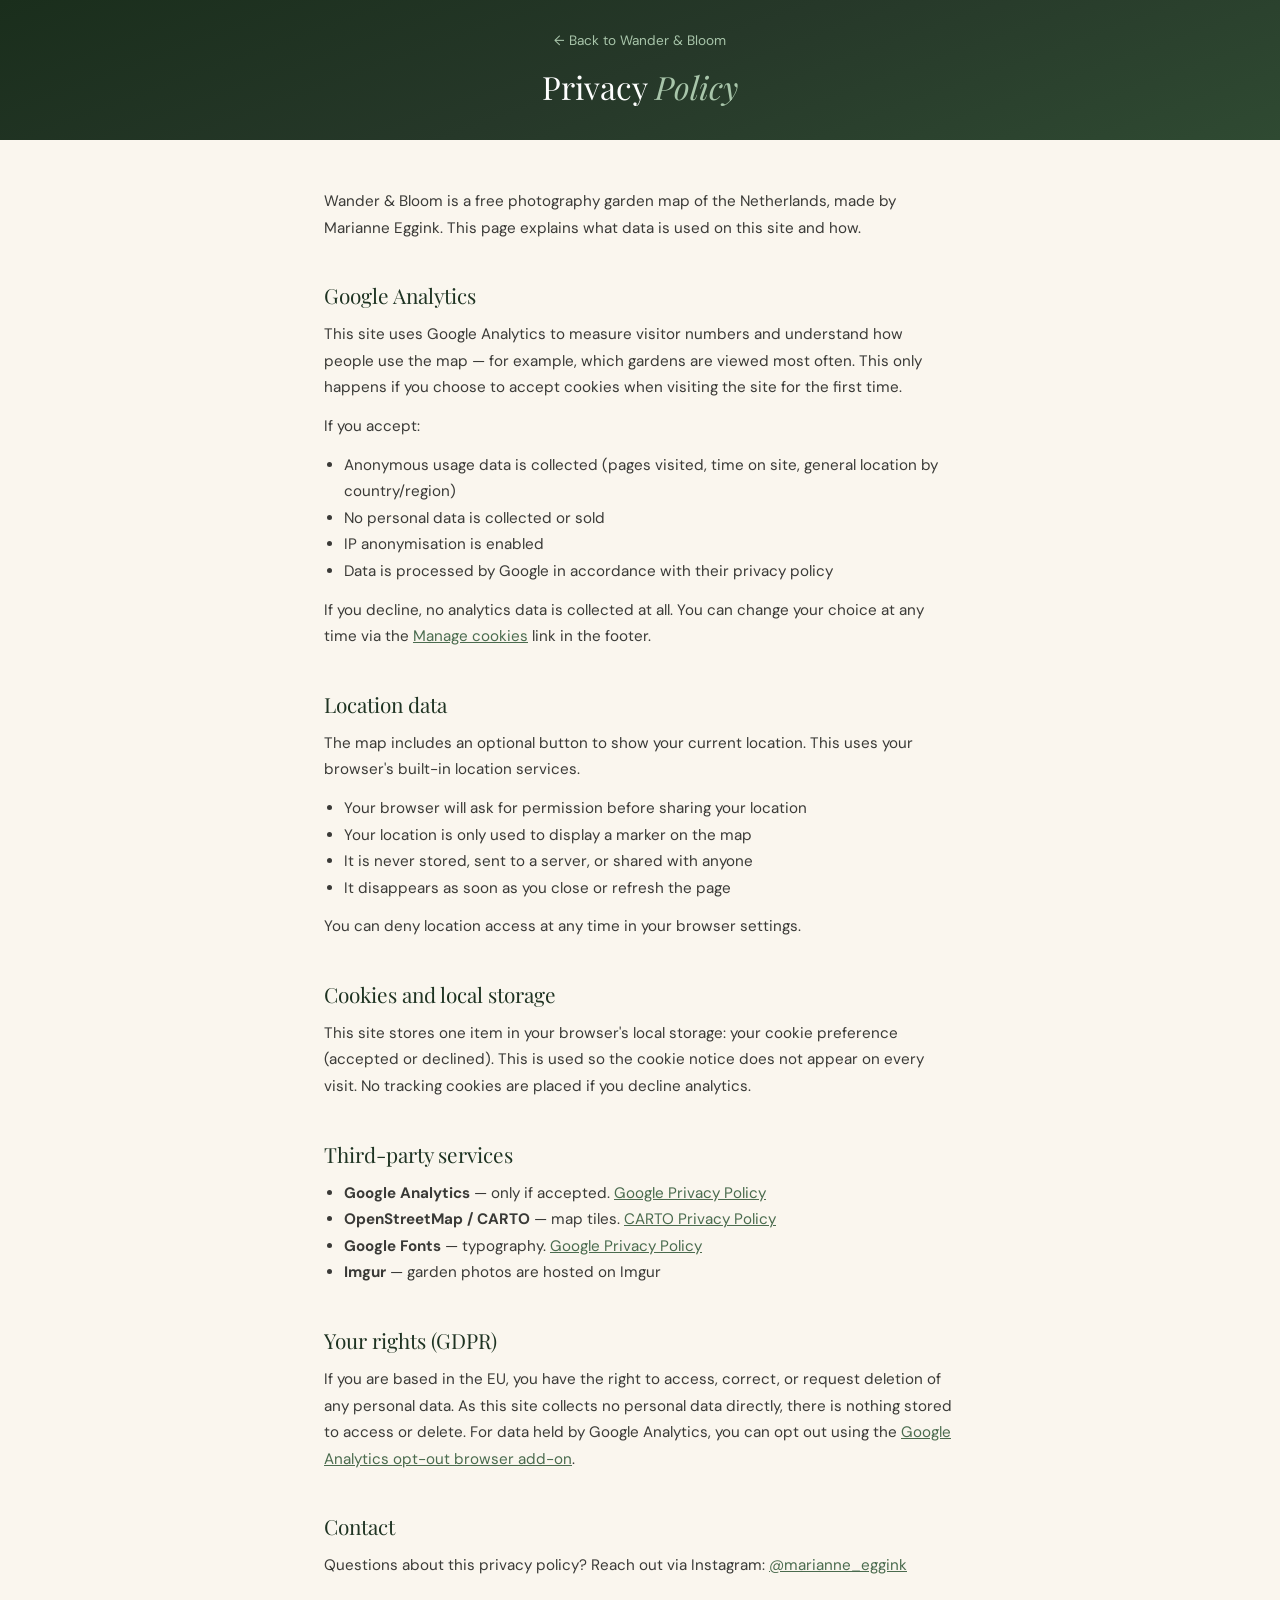
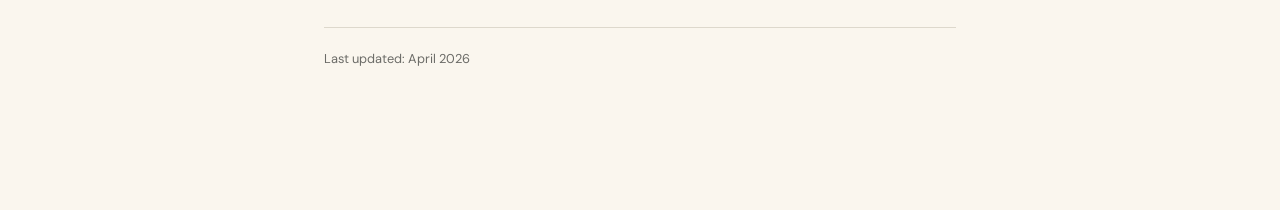
<file: privacy.html>
<!doctype html>
<html lang="en">
  <head>
    <meta charset="UTF-8" />
    <meta name="viewport" content="width=device-width, initial-scale=1.0" />
    <title>Privacy Policy — Wander & Bloom</title>
    <meta name="description" content="Privacy policy for Wander & Bloom — Photography Garden Map of the Netherlands." />
    <meta name="robots" content="noindex" />
    <link rel="icon" href="data:image/svg+xml,<svg xmlns='http://www.w3.org/2000/svg' viewBox='0 0 100 100'><text y='.9em' font-size='90'>🌿</text></svg>" />
    <link rel="preconnect" href="https://fonts.googleapis.com" />
    <link rel="preconnect" href="https://fonts.gstatic.com" crossorigin />
    <link href="https://fonts.googleapis.com/css2?family=Playfair+Display:ital,wght@0,400;0,600;1,400&family=DM+Sans:wght@300;400;500&display=swap" rel="stylesheet" />
    <style>
      * { box-sizing: border-box; margin: 0; padding: 0; }
      body {
        font-family: 'DM Sans', sans-serif;
        background: #faf6ee;
        color: #2d2d2a;
        min-height: 100vh;
      }
      header {
        background: linear-gradient(160deg, #1a2e1c 0%, #263829 50%, #2f4a32 100%);
        padding: 32px 24px;
        text-align: center;
      }
      header a {
        color: #a8c5aa;
        text-decoration: none;
        font-size: 0.85rem;
        display: block;
        margin-bottom: 16px;
      }
      header h1 {
        font-family: 'Playfair Display', serif;
        font-size: 2rem;
        font-weight: 400;
        color: #fff;
      }
      header h1 em {
        font-style: italic;
        color: #a8c5aa;
      }
      main {
        max-width: 680px;
        margin: 48px auto;
        padding: 0 24px 80px;
      }
      h2 {
        font-family: 'Playfair Display', serif;
        font-size: 1.3rem;
        font-weight: 400;
        color: #1e3322;
        margin-top: 40px;
        margin-bottom: 12px;
      }
      p {
        font-size: 0.95rem;
        line-height: 1.75;
        color: #3a3a37;
        margin-bottom: 12px;
      }
      ul {
        margin: 8px 0 12px 20px;
        font-size: 0.95rem;
        line-height: 1.75;
        color: #3a3a37;
      }
      a { color: #4a6b4e; }
      .last-updated {
        font-size: 0.8rem;
        color: #6b6b67;
        margin-top: 48px;
        padding-top: 20px;
        border-top: 1px solid #ddd8cc;
      }
    </style>
  </head>
  <body>
    <header>
      <a href="index.html">← Back to Wander & Bloom</a>
      <h1>Privacy <em>Policy</em></h1>
    </header>
    <main>
      <p>Wander & Bloom is a free photography garden map of the Netherlands, made by Marianne Eggink. This page explains what data is used on this site and how.</p>

      <h2>Google Analytics</h2>
      <p>This site uses Google Analytics to measure visitor numbers and understand how people use the map — for example, which gardens are viewed most often. This only happens if you choose to accept cookies when visiting the site for the first time.</p>
      <p>If you accept:</p>
      <ul>
        <li>Anonymous usage data is collected (pages visited, time on site, general location by country/region)</li>
        <li>No personal data is collected or sold</li>
        <li>IP anonymisation is enabled</li>
        <li>Data is processed by Google in accordance with their privacy policy</li>
      </ul>
      <p>If you decline, no analytics data is collected at all. You can change your choice at any time via the <a href="index.html#" id="manageCookiesLink">Manage cookies</a> link in the footer.</p>

      <h2>Location data</h2>
      <p>The map includes an optional button to show your current location. This uses your browser's built-in location services.</p>
      <ul>
        <li>Your browser will ask for permission before sharing your location</li>
        <li>Your location is only used to display a marker on the map</li>
        <li>It is never stored, sent to a server, or shared with anyone</li>
        <li>It disappears as soon as you close or refresh the page</li>
      </ul>
      <p>You can deny location access at any time in your browser settings.</p>

      <h2>Cookies and local storage</h2>
      <p>This site stores one item in your browser's local storage: your cookie preference (accepted or declined). This is used so the cookie notice does not appear on every visit. No tracking cookies are placed if you decline analytics.</p>

      <h2>Third-party services</h2>
      <ul>
        <li><strong>Google Analytics</strong> — only if accepted. <a href="https://policies.google.com/privacy" target="_blank" rel="noopener noreferrer">Google Privacy Policy</a></li>
        <li><strong>OpenStreetMap / CARTO</strong> — map tiles. <a href="https://carto.com/privacy/" target="_blank" rel="noopener noreferrer">CARTO Privacy Policy</a></li>
        <li><strong>Google Fonts</strong> — typography. <a href="https://policies.google.com/privacy" target="_blank" rel="noopener noreferrer">Google Privacy Policy</a></li>
        <li><strong>Imgur</strong> — garden photos are hosted on Imgur</li>
      </ul>

      <h2>Your rights (GDPR)</h2>
      <p>If you are based in the EU, you have the right to access, correct, or request deletion of any personal data. As this site collects no personal data directly, there is nothing stored to access or delete. For data held by Google Analytics, you can opt out using the <a href="https://tools.google.com/dlpage/gaoptout" target="_blank" rel="noopener noreferrer">Google Analytics opt-out browser add-on</a>.</p>

      <h2>Contact</h2>
      <p>Questions about this privacy policy? Reach out via Instagram: <a href="https://www.instagram.com/marianne_eggink" target="_blank" rel="noopener noreferrer">@marianne_eggink</a></p>

      <p class="last-updated">Last updated: April 2026</p>
    </main>

    <script>
      // Manage cookies link on this page triggers the localStorage reset
      document.getElementById('manageCookiesLink').addEventListener('click', function (e) {
        e.preventDefault();
        localStorage.removeItem('ga_consent');
        window.location.href = 'index.html';
      });
    </script>
  </body>
</html>
</file>
